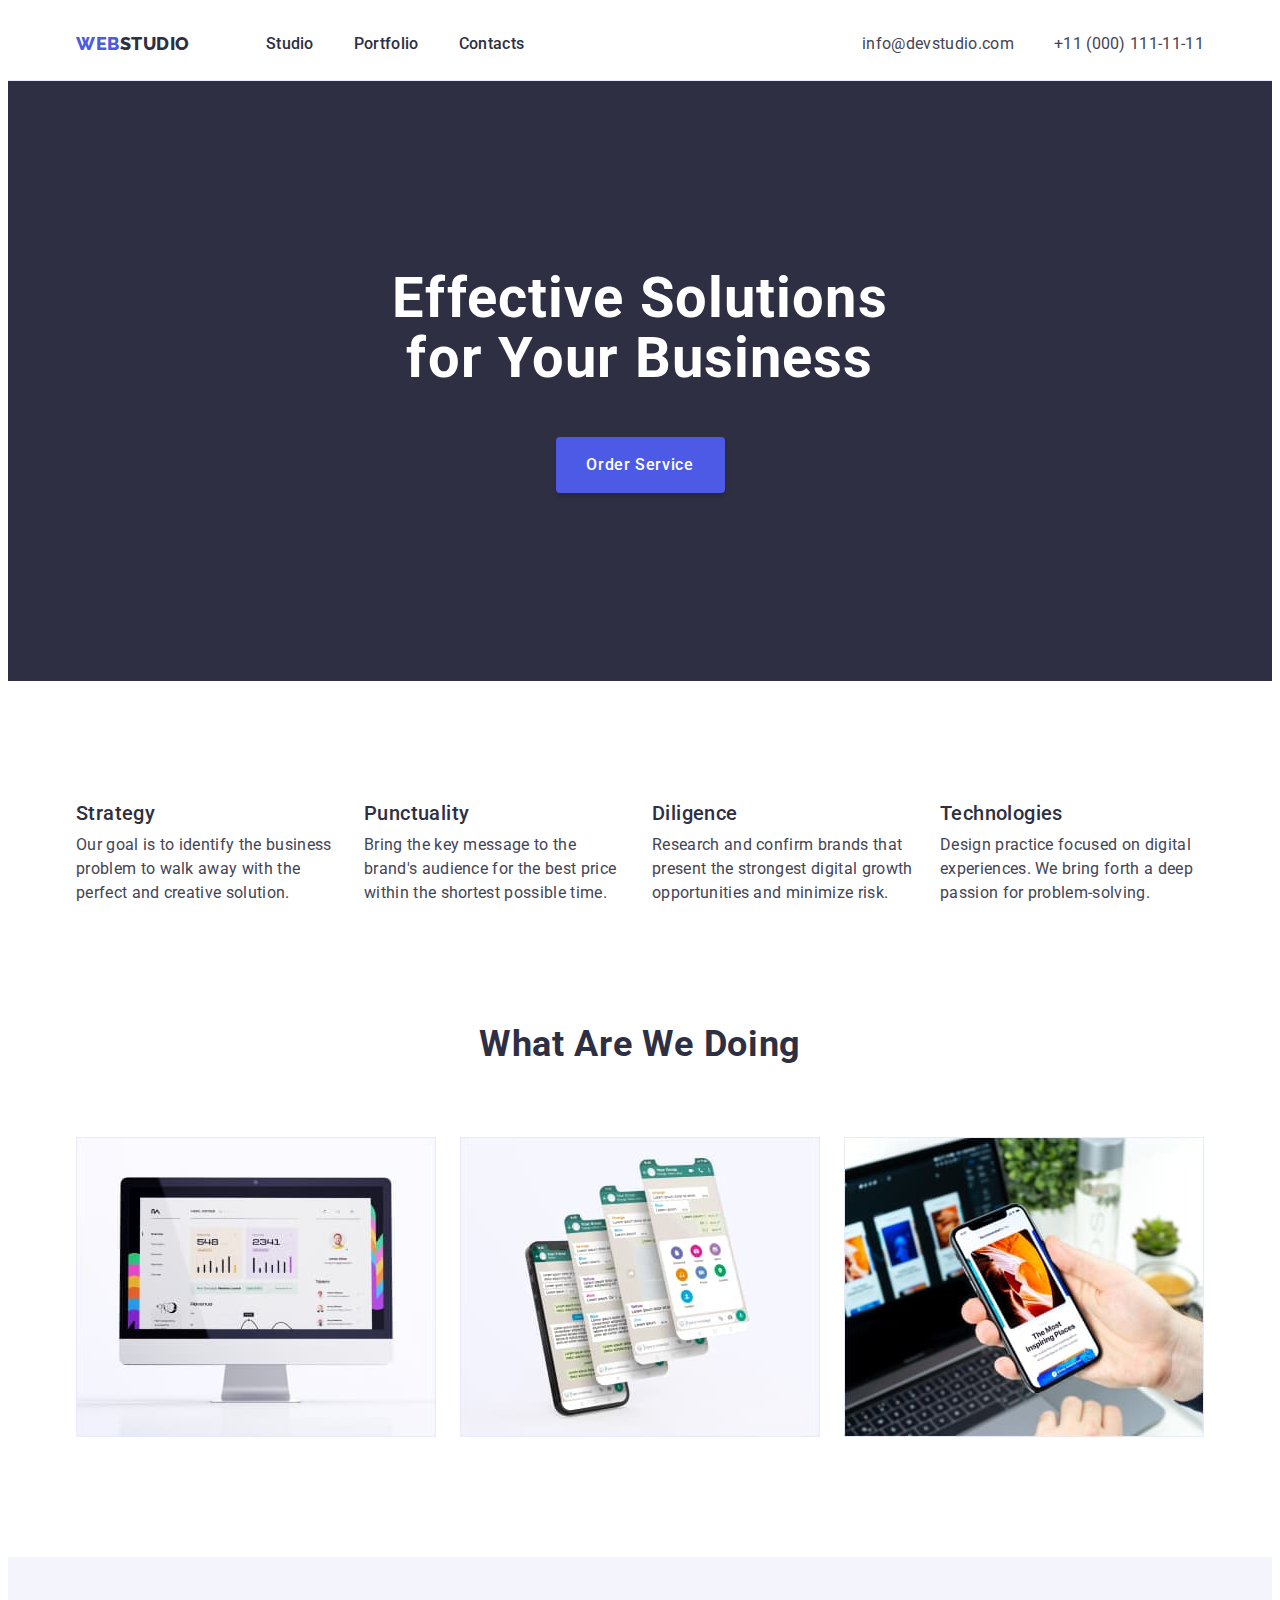
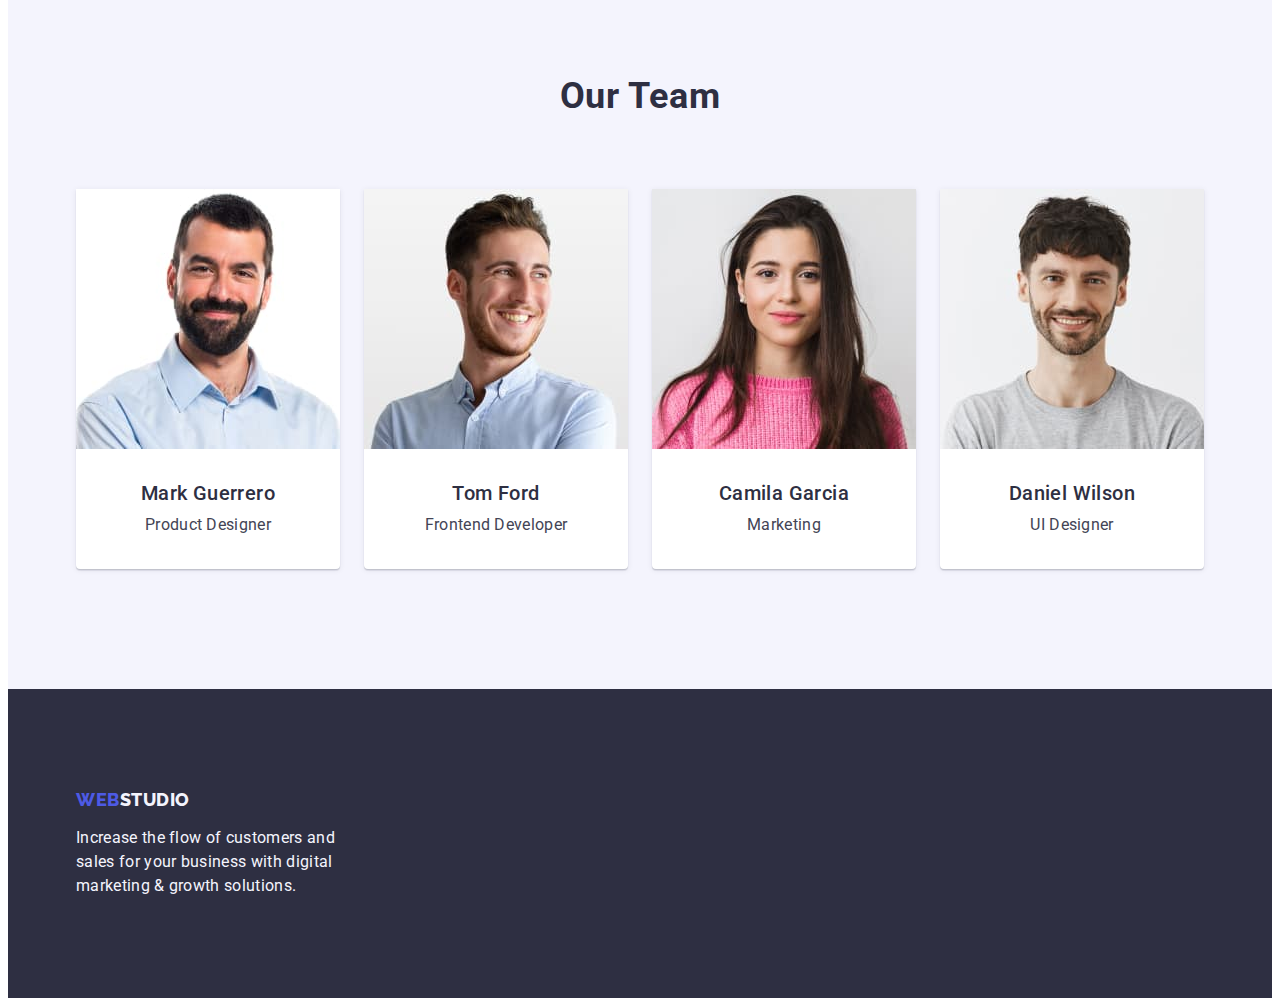
<file: index.html>
<!DOCTYPE html>
<html lang="en">

<head>
    <meta charset="UTF-8">
    <meta http-equiv="X-UA-Compatible" content="IE=edge">
    <meta name="viewport" content="width=device-width, initial-scale=1.0">
    <title>WebStudio</title>
    <link rel="preconnect" href="https://fonts.googleapis.com">
    <link rel="preconnect" href="https://fonts.gstatic.com" crossorigin>
    <link href="https://fonts.googleapis.com/css2?family=Raleway:wght@800&family=Roboto:wght@400;500;700&display=swap"
        rel="stylesheet">
    <link rel="stylesheet" href="https://cdnjs.cloudflare.com/ajax/libs/modern-normalize/2.0.0/modern-normalize.min.css"
        integrity="sha512-4xo8blKMVCiXpTaLzQSLSw3KFOVPWhm/TRtuPVc4WG6kUgjH6J03IBuG7JZPkcWMxJ5huwaBpOpnwYElP/m6wg=="
        crossorigin="anonymous" referrerpolicy="no-referrer" />
    <link rel="stylesheet" href="./css/styles.css">
</head>

<body>
    <header class="header">
        <div class="container header-container">
            <nav class="header-nav">
                <a href="./index.html" class="header-logo link">Web<span class="style-logo">Studio</span>
                </a>
                <ul class="nav-list list">
                    <li class="nav-item"><a class="nav-link link" href="./index.html">Studio</a></li>
                    <li class="nav-item"><a class="nav-link link" href="./portfolio.html">Portfolio</a></li>
                    <li class="nav-item"><a class="nav-link link" href="">Contacts</a></li>
                </ul>
            </nav>

            <address class="header-address">
                <ul class="address-list list">
                    <li class="address-item"><a class="address-link link"
                            href="mailto:info@devstudio.com">info@devstudio.com</a>
                    </li>
                    <li class="address-item"><a class="address-link link" href="tel:+110001111111">+11 (000)
                            111-11-11</a></li>
                </ul>
            </address>
        </div>
    </header>

    <main>

        <!-- Hero -->

        <section class="hero">
            <div class="container">
                <h1 class="hero-title">Effective Solutions for Your Business</h1>
                <button type="button" class="hero-button">Order Service</button>
            </div>
        </section>

        <!-- Section 1 -->

        <section class="features">
            <div class="container">
                <h2 class="visually-hidden">Features</h2>
                <ul class="features-list list">
                    <li class="features-item">
                        <h3 class="features-item-title">Strategy</h3>
                        <p class="features-text">Our goal is to identify the business
                            problem to walk away with the perfect and creative solution.</p>
                    </li>
                    <li class="features-item">
                        <h3 class="features-item-title">Punctuality</h3>
                        <p class="features-text">Bring the key message to the brand's audience for the best price within
                            the
                            shortest possible
                            time.</p>
                    </li>
                    <li class="features-item">
                        <h3 class="features-item-title">Diligence</h3>
                        <p class="features-text">Research and confirm brands that present the strongest digital growth
                            opportunities and minimize
                            risk.</p>
                    </li>
                    <li class="features-item">
                        <h3 class="features-item-title">Technologies</h3>
                        <p class="features-text">Design practice focused on digital experiences. We bring forth a deep
                            passion for
                            problem-solving.</p>
                    </li>
                </ul>
            </div>
        </section>

        <!-- Section 2 -->

        <section class="project">
            <div class="container">
                <h2 class="project-title">What are we doing</h2>
                <ul class="project-list list">
                    <li class="project-item"><img src="./images/img1.jpg" alt="desktop" width="360" height="300"></li>
                    <li class="project-item"><img src="./images/img2.jpg" alt="phonescreen" width="360" height="300">
                    </li>
                    <li class="project-item"><img src="./images/img3.jpg" alt="mobile app" width="360" height="300">
                    </li>
                </ul>
            </div>
        </section>

        <!-- Section 3 -->

        <section class="team">
            <div class="container">
                <h2 class="team-title">Our Team</h2>
                <ul class="team-list list">
                    <li class="team-item">
                        <img class="team-item-img" src="./images/mark.jpg" alt="Mark Guerrero" width="264" height="260">
                        <div class="team-card">
                            <h3 class="teammate">Mark Guerrero</h3>
                            <p class="team-text">Product Designer</p>
                        </div>
                    </li>
                    <li class="team-item">
                        <img class="team-item-img" src="./images/tom.jpg" alt="Tom Ford" width="264" height="260">
                        <div class="team-card">
                            <h3 class="teammate">Tom Ford</h3>
                            <p class="team-text">Frontend Developer</p>
                        </div>
                    </li>
                    <li class="team-item">
                        <img class="team-item-img" src="./images/camila.jpg" alt="Camila Garcia" width="264"
                            height="260">
                        <div class="team-card">
                            <h3 class="teammate">Camila Garcia</h3>
                            <p class="team-text">Marketing</p>
                        </div>
                    </li>
                    <li class="team-item">
                        <img class="team-item-img" src="./images/daniel.jpg" alt="Daniel Wilson" width="264"
                            height="260">
                        <div class="team-card">
                            <h3 class="teammate">Daniel Wilson</h3>
                            <p class="team-text">UI Designer</p>
                        </div>
                    </li>
                </ul>
            </div>
        </section>
    </main>

    <!-- Footer -->

    <footer class="footer">
        <div class="container">
            <a href="./index.html" class="footer-logo link">Web<span class="logo-style">Studio</span></a>
            <p class="footer-text">Increase the flow of customers and sales for your business with digital marketing &
                growth solutions.</p>
        </div>
    </footer>

</body>

</html>
</file>
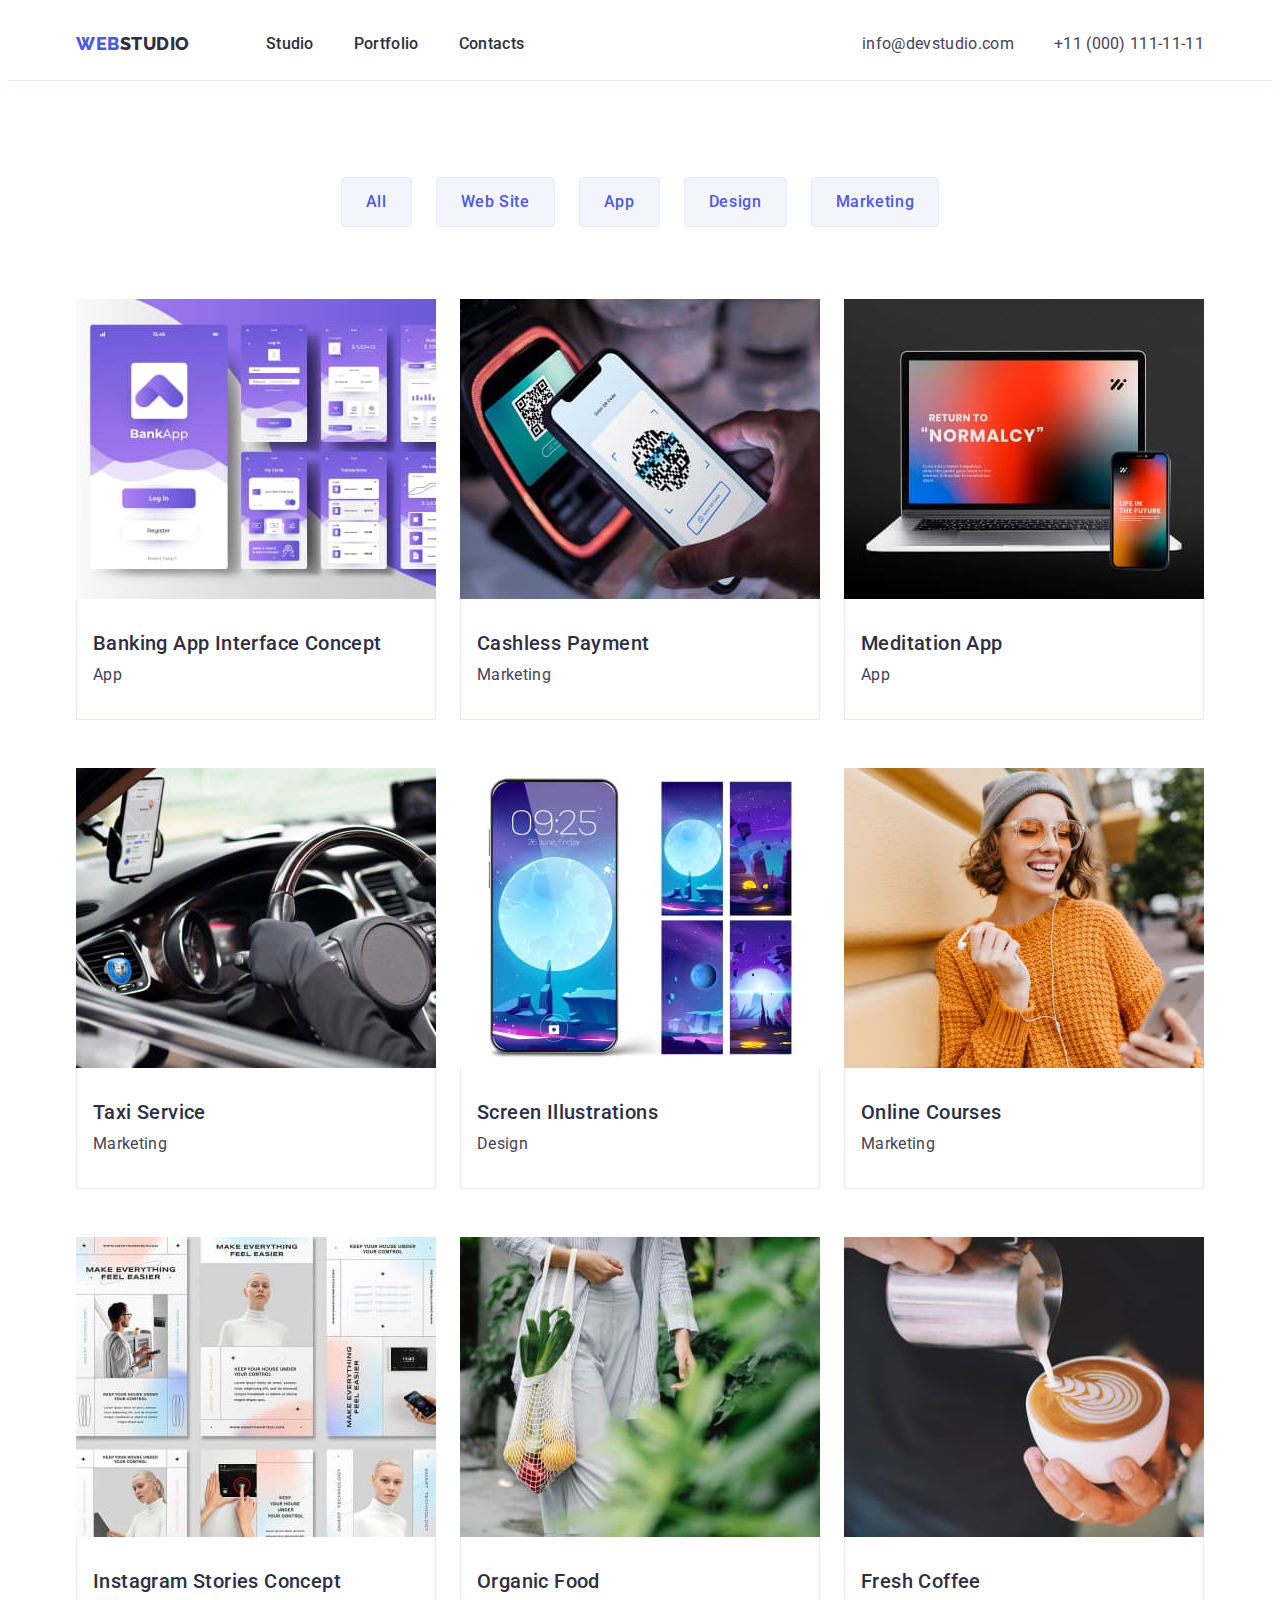
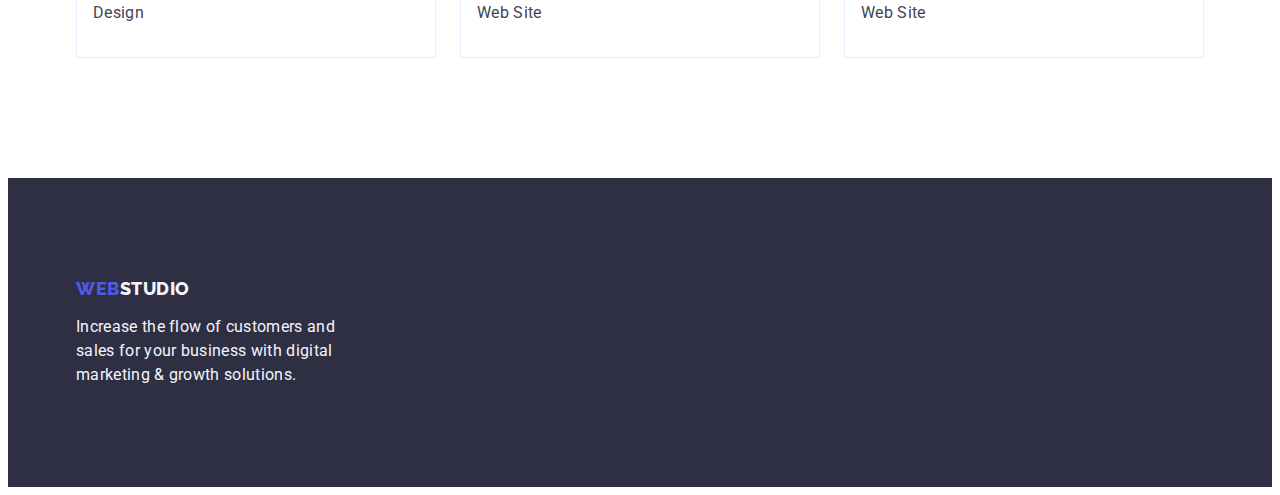
<file: portfolio.html>
<!DOCTYPE html>
<html lang="en">

<head>
    <meta charset="UTF-8">
    <meta http-equiv="X-UA-Compatible" content="IE=edge">
    <meta name="viewport" content="width=device-width, initial-scale=1.0">
    <title>Portfolio</title>
    <link rel="preconnect" href="https://fonts.googleapis.com">
    <link rel="preconnect" href="https://fonts.gstatic.com" crossorigin>
    <link href="https://fonts.googleapis.com/css2?family=Raleway:wght@800&family=Roboto:wght@400;500;700&display=swap"
        rel="stylesheet">
    <link rel="stylesheet" href="https://cdnjs.cloudflare.com/ajax/libs/modern-normalize/2.0.0/modern-normalize.min.css"
        integrity="sha512-4xo8blKMVCiXpTaLzQSLSw3KFOVPWhm/TRtuPVc4WG6kUgjH6J03IBuG7JZPkcWMxJ5huwaBpOpnwYElP/m6wg=="
        crossorigin="anonymous" referrerpolicy="no-referrer" />
    <link rel="stylesheet" href="./css/styles.css">
</head>

<body>
    <header class="header">
        <div class="container header-container">
            <nav class="header-nav">
                <a href="./index.html" class="header-logo link">Web<span class="style-logo">Studio</span>
                </a>
                <ul class="nav-list list">
                    <li class="nav-item"><a class="nav-link link" href="./index.html">Studio</a></li>
                    <li class="nav-item"><a class="nav-link link" href="./portfolio.html">Portfolio</a></li>
                    <li class="nav-item"><a class="nav-link link" href="">Contacts</a></li>
                </ul>
            </nav>

            <address class="header-address">
                <ul class="address-list list">
                    <li class="address-item"><a class="address-link link"
                            href="mailto:info@devstudio.com">info@devstudio.com</a>
                    </li>
                    <li class="address-item"><a class="address-link link" href="tel:+110001111111">+11 (000)
                            111-11-11</a></li>
                </ul>
            </address>
        </div>

    </header>

    <main>

        <!-- Our Products -->

        <section class="about">
            <div class="container">
                <h1 class="about-title visually-hidden">About our products</h1>
                <ul class="about-list list">
                    <li class="about-item"><button type="button" class="about-button">All</button></li>
                    <li class="about-item"><button type="button" class="about-button">Web Site</button></li>
                    <li class="about-item"><button type="button" class="about-button">App</button></li>
                    <li class="about-item"><button type="button" class="about-button">Design</button></li>
                    <li class="about-item"><button type="button" class="about-button">Marketing</button></li>
                </ul>
                <ul class="products-list list">
                    <li class="product-item "><a href="" class="link ">
                            <img class="portfolio-image" src="./images/portfolio/card1.jpg" alt="Banking App"
                                width="360" height="300">
                            <div class="portfolio-card">
                                <h2 class="product-title link">Banking App Interface Concept</h2>
                                <p class="product-text">App</p>
                            </div>
                        </a></li>
                    <li class="product-item"><a href="" class="link">
                            <img class="portfolio-image" src="./images/portfolio/card2.jpg" alt="Payment by phone"
                                width="360" height="300">
                            <div class="portfolio-card">
                                <h2 class="product-title link">Cashless Payment</h2>
                                <p class="product-text">Marketing</p>
                            </div>
                        </a></li>
                    <li class="product-item"><a href="" class="link">
                            <img class="portfolio-image" src="./images/portfolio/card3.jpg" alt="Meditation App"
                                width="360" height="300">
                            <div class="portfolio-card">
                                <h2 class="product-title link">Meditation App</h2>
                                <p class="product-text">App</p>
                            </div>
                        </a></li>
                    <li class="product-item"><a href="" class="link">
                            <img class="portfolio-image" src="./images/portfolio/card4.jpg" alt="Taxi Service"
                                width="360" height="300">
                            <div class="portfolio-card">
                                <h2 class="product-title link">Taxi Service</h2>
                                <p class="product-text">Marketing</p>
                            </div>
                        </a></li>
                    <li class="product-item"><a href="" class="link">
                            <img class="portfolio-image" src="./images/portfolio/card5.jpg" alt="Phonescreen"
                                width="360" height="300">
                            <div class="portfolio-card">
                                <h2 class="product-title link">Screen Illustrations</h2>
                                <p class="product-text">Design</p>
                            </div>
                        </a></li>
                    <li class="product-item"><a href="" class="link">
                            <img class="portfolio-image" src="./images/portfolio/card6.jpg" alt="Happy customer"
                                width="360" height="300">
                            <div class="portfolio-card">
                                <h2 class="product-title link">Online Courses</h2>
                                <p class="product-text">Marketing</p>
                            </div>
                        </a></li>
                    <li class="product-item"><a href="" class="link">
                            <img class="portfolio-image" src="./images/portfolio/card7.jpg" alt="Instagram Stories"
                                width="360" height="300">
                            <div class="portfolio-card">
                                <h2 class="product-title link">Instagram Stories Concept</h2>
                                <p class="product-text">Design</p>
                            </div>
                        </a></li>
                    <li class="product-item"><a href="" class="link">
                            <img class="portfolio-image" src="./images/portfolio/card8.jpg" alt="Organic Food"
                                width="360" height="300">
                            <div class="portfolio-card">
                                <h2 class="product-title link">Organic Food</h2>
                                <p class="product-text">Web Site</p>
                            </div>
                        </a></li>
                    <li class="product-item"><a href="" class="link">
                            <img class="portfolio-image" src="./images/portfolio/card9.jpg" alt="Cup of Coffee"
                                width="360" height="300">
                            <div class="portfolio-card">
                                <h2 class="product-title link">Fresh Coffee</h2>
                                <p class="product-text">Web Site</p>
                            </div>
                        </a></li>
                </ul>
            </div>
        </section>

    </main>

    <!-- Footer -->

    <footer class="footer">
        <div class="container">
            <a href="./index.html" class="footer-logo link">Web<span class="logo-style">Studio</span></a>
            <p class="footer-text">Increase the flow of customers and sales for your business with digital marketing &
                growth solutions.</p>
        </div>
    </footer>

</body>

</html>
</file>
<file: css/styles.css>
*,
::after,
::before {
    box-sizing: border-box;
}

:root {
    --color: #434455;
    --background-color: #FFFFFF;
    --logo-color: #4D5AE5;
    --style-logo-color: #2E2F42;
    --link-color: #2E2F42;
    --address-link-color: #434455;
    --hero-button-color: #FFFFFF;
    --hero-btn-background-color: #4D5AE5;
    --first-title-color: #FFFFFF;
    --second-title-color: #2E2F42;
    --team-item-background-color: #FFFFFF;
    --text-color: #434455;
    --hover-color: #404BBF;
    --first-background-color: #F4F4FD;
    --hover-background-color: #404BBF;
    --second-background-color: #2E2F42;
    --footer-text-color: #F4F4FD;
    --footer-logo-color: #4D5AE5;
    --footer-logo-style-color: #F4F4FD;
    --about-button-color: #4D5AE5;
    --about-button-background-color: #F4F4FD;
    --about-button-hover-color: #FFFFFF;
    --border: #e7e9fc;
}

body {
    font-family: 'Roboto', sans-serif;
    color: var(--color);
    background-color: var(--background-color);    
}

.list{
    list-style: none;
}

.link{
    text-decoration: none;
}

h1,h2,h3,h4,h5,h6,p,ul {
margin: 0;
padding: 0;

}
.container {
    width: 1158px;
    padding-left: 15px;
    padding-right: 15px;
    margin: 0 auto;
}

img {
    display: block;
}


/* Header */

.header {
border-bottom: 1px solid var(--border);
}

.header-container {
    display: flex;
    align-items: center;
}

.header-nav {
    display: flex;
    align-items: center;
}

.nav-list {
    display: flex;
    align-items: center;
    gap: 40px;
}
.nav-item {
    
}

.header-logo{
    font-family: 'Raleway', sans-serif;
    font-style: normal;
    font-weight: 800;
    font-size: 18px;
    line-height: 1.17;
    letter-spacing: 0.03em;
    text-transform: uppercase;
    color: var(--logo-color);
    margin-right: 76px;
}

.style-logo{
    font-family: 'Raleway', sans-serif;
    font-style: normal;
    font-weight: 800;
    font-size: 18px;
    line-height: 1.17;
    letter-spacing: 0.03em;
    text-transform: uppercase;
    color: var(--style-logo-color);
}

.nav-link{
    font-weight: 500;
    font-size: 16px;
    line-height: 1.50;
    letter-spacing: 0.02em;
    color: var(--link-color);
    padding-top: 24px;
    padding-bottom: 24px;
    display: block;
}

.nav-link:hover,
.nav-link:focus {
    color: var(--hover-color);
}

.header-address {
    font-style: normal;
    margin-left: auto;
}

.address-list {
    display: flex;
    gap: 40px;   
}

.address-link{
    font-size: 16px;
    line-height: 1.50;
    letter-spacing: 0.02em;
    color: var(--address-link-color);
}

.address-link:hover,
.address-link:focus {
color: var(--hover-color);
}

/* Hero */

.hero{
background-color: var(--second-background-color);
    padding-top: 188px;
    padding-bottom: 188px;
}

.hero-title{
    
    font-weight: 700;
    font-size: 56px;
    line-height: 1.07;
    letter-spacing: 0.02em;
    color: var(--first-title-color);
    margin-top: 0;
    margin-right: auto;
    margin-left: auto;
    margin-bottom: 48px;
    max-width: 496px;
    text-align: center;
}

.hero-button{
    
    font-family: 'Roboto', sans-serif;
    font-style: normal;
    font-weight: 500;
    font-size: 16px;
    line-height: 1.50;
    letter-spacing: 0.04em;
    color: var(--hero-button-color);
    background-color: var(--hero-btn-background-color);
    cursor: pointer;
    display: block;
    box-shadow: 0px 4px 4px rgba(0, 0, 0, 0.15);
    border-radius: 4px;
    margin: 0 auto;
    min-width: 169px;
    height: 56px;
    border: none;
    }

.hero-button:hover,
.hero-button:focus {
    background-color: var(--hover-background-color);
}

/* Section 1 */

.features {
    padding-top: 120px;
    padding-bottom: 120px;
}


.visually-hidden {
    width: 1px;
    height: 1px;
    margin: -1px;
    border: 0;
    padding: 0;
    white-space: nowrap;
    clip-path: inset(100%);
    clip: rect(0 0 0 0);
    overflow: hidden;
    position: absolute;
}

.features-list {
    display: flex;
    gap: 24px;
}

.features-item {
    width: calc((100% - 72px) / 4);
}

.features-item-title {
    font-weight: 500;
    font-size: 20px;
    line-height: 1.20;
    letter-spacing: 0.02em;
    color: var(--second-title-color);
    margin-bottom: 8px;
}

.features-text {
    font-size: 16px;
    line-height: 1.5;
    letter-spacing: 0.02em;
    color: var(--text-color);
}

/* Section 2 */

.project {
    padding-bottom: 120px;
}

.project-title {
    font-weight: 700;
    font-size: 36px;
    line-height: 1.11;
    text-align: center;
    letter-spacing: 0.02em;
    text-transform: capitalize;   
    color: var(--second-title-color);
    margin-bottom: 72px;
}

.project-list {
    display: flex;
    gap: 24px;
    margin-top: 72px;
}

.project-item {
    flex-basis: calc((100% - 48px) / 3);
}

/* Section 3 */

.team {
    background-color: var(--first-background-color);
    padding-top: 120px;
    padding-bottom: 120px;
}

.team-title {
    font-weight: 700;
    font-size: 36px;
    line-height: 1.11;
    text-align: center;
    letter-spacing: 0.02em;
    text-transform: capitalize;
    color: var(--second-title-color);
    margin-bottom: 72px;
}

.team-list {
    display: flex;
    gap: 24px;
}

.team-item {
    background-color: var(--team-item-background-color);
    box-shadow: 0px 1px 6px rgba(46, 47, 66, 0.08), 0px 1px 1px rgba(46, 47, 66, 0.16), 0px 2px 1px rgba(46, 47, 66, 0.08);
    border-radius: 0px 0px 4px 4px;
    width: calc ((100% - 3 * 24px) / 4);
}

.team-item-img {
    display: block;
    max-width: 100%;
    height: auto;
}

.team-card {
    padding: 32px 16px;
    }

.teammate {
    font-weight: 500;
    font-size: 20px;
    line-height: 1.20;
    letter-spacing: 0.02em; 
    color: var(--second-title-color);
    text-align: center;
    margin-bottom: 8px;
}

.team-text {
    font-size: 16px;
    line-height: 1.50;
    letter-spacing: 0.02em;
    color: var(--text-color);
    text-align: center;
}

/* Footer */

.footer {
    background: var(--second-background-color);
    padding-top: 100px;
    padding-bottom: 100px;
}

.footer-text {
    font-size: 16px;
    line-height: 1.50;
    letter-spacing: 0.02em;   
    color: var(--footer-text-color);
    max-width: 264px;
}

.footer-logo {
    font-family: 'Raleway', sans-serif;
    font-style: normal;
    font-weight: 800;
    font-size: 18px;
    line-height: 1.17;
    letter-spacing: 0.03em;
    text-transform: uppercase;
    color: var(--footer-logo-color);
    display: inline-block;
    margin-bottom: 16px;
}

.logo-style {
    font-family: 'Raleway', sans-serif;
    font-style: normal;
    font-weight: 800;
    font-size: 18px;
    line-height: 1.17; 
    letter-spacing: 0.03em;
    text-transform: uppercase;
    color: var(--footer-logo-style-color);
}

/* Portfolio */

.about {
    padding-top: 96px;
    padding-bottom: 120px;
}

.about-list {
    display: flex;
    gap: 24px;
    justify-content: center;
    margin-bottom: 72px;
}

.about-item {
    background: var(--background-color);
}

.products-list {
    display: flex;
    flex-wrap: wrap;
    column-gap: 24px;
    row-gap: 48px;
}

.portfolio-card {
    padding: 32px 16px;
    border: 1px solid var(--border);
    border-top: none;
}

.about-button {
    font-family: 'Roboto', sans-serif;
    font-style: normal;
    font-weight: 500;
    font-size: 16px;
    line-height: 1.50;
    letter-spacing: 0.04em;
    color: var(--about-button-color);
    background-color: var(--about-button-background-color);
    cursor: pointer;
    padding: 12px 24px;
    border: 1px solid var(--border);
    border-radius: 4px
}

.about-button:hover,
.about-button:focus {
    color: var(--about-button-hover-color);
    background-color: var(--hover-background-color);
    border: 1px solid transparent;
}

.product-item {
    width: calc((100% - 48px) / 3);
}

.portfolio-image {
    display: block;
    max-width: 100%;
    height: auto;   
}

.product-title {
    font-weight: 500;
    font-size: 20px;
    line-height: 1.20;
    letter-spacing: 0.02em;
    color: var(--second-title-color);
    margin-bottom: 8px;
}

.product-text {
    font-size: 16px;
    line-height: 1.50;
    letter-spacing: 0.02em;
    color: var(--text-color);
}
</file>
